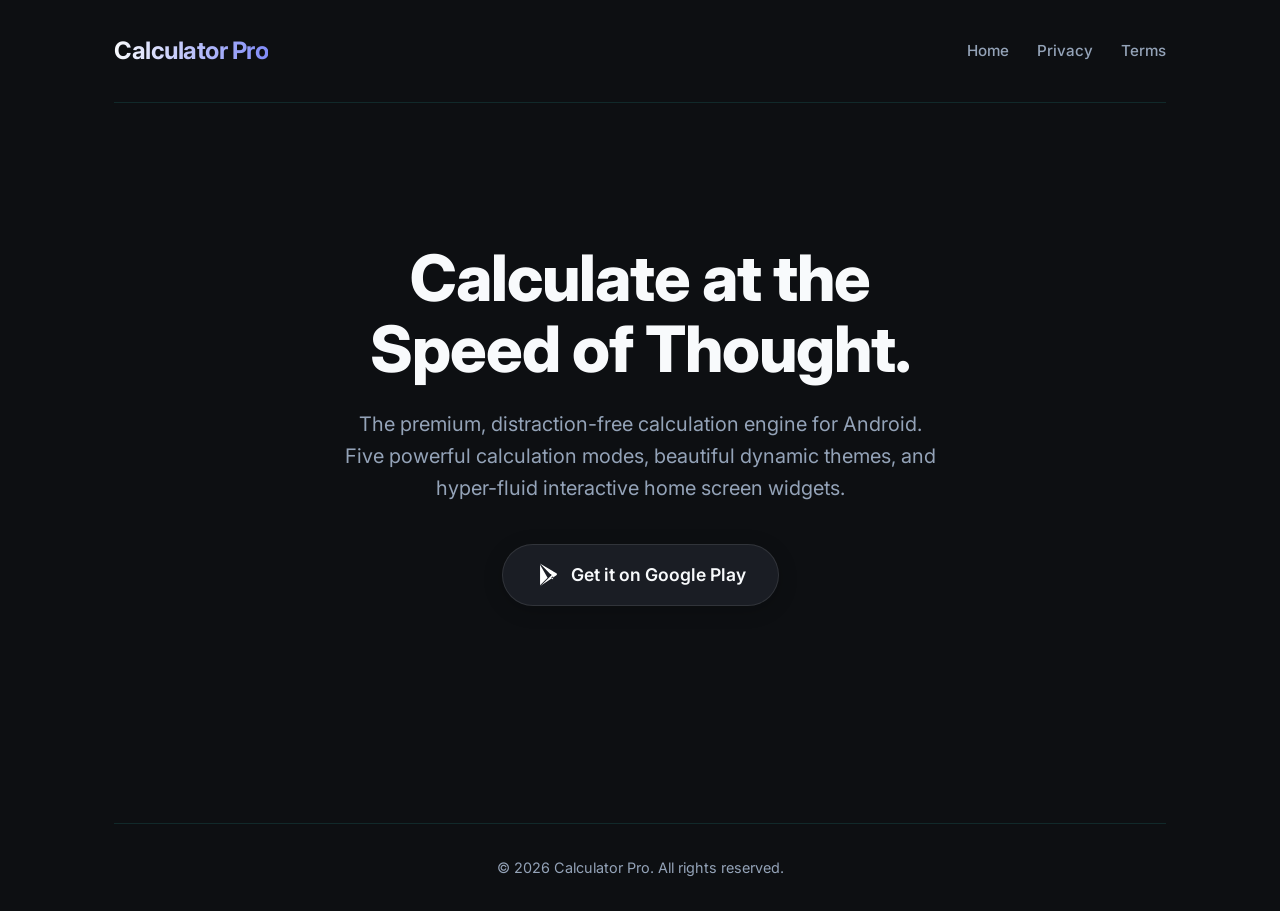
<file: info-website/index.html>
<!DOCTYPE html>
<html lang="en">
<head>
  <meta charset="UTF-8">
  <meta name="viewport" content="width=device-width, initial-scale=1.0">
  <title>Calculator Pro: Multi-Mode | Premium Android Calculator</title>
  <meta name="description" content="Calculator Pro is the ultimate premium, hyper-fluid, and distraction-free calculation engine for Android. Featuring 5 modes and home screen widgets.">
  <link href="https://fonts.googleapis.com/css2?family=Inter:wght@400;500;600;700;800&display=swap" rel="stylesheet">
  <link rel="stylesheet" href="style.css">
</head>
<body>
  <div class="container">
    <header>
      <div class="logo">Calculator Pro</div>
      <nav>
        <a href="index.html">Home</a>
        <a href="privacy.html">Privacy</a>
        <a href="terms.html">Terms</a>
      </nav>
    </header>

    <main>
      <section class="hero">
        <h1>Calculate at the <br>Speed of Thought.</h1>
        <p>The premium, distraction-free calculation engine for Android. Five powerful calculation modes, beautiful dynamic themes, and hyper-fluid interactive home screen widgets.</p>
        
        <a href="https://play.google.com/store/apps/details?id=com.calculatorpro.app" class="download-btn" target="_blank" rel="noopener">
          <svg viewBox="0 0 512 512" width="24" height="24" xmlns="http://www.w3.org/2000/svg"><path fill="#fff" d="M325.3 234.3L104.6 13l280.8 161.2-60.1 60.1zM108 35.6v440.8l160.6-160.6L108 35.6zM385.4 280.8L104.6 499l220.7-204.6 60.1 60.1zM356.5 256.5l-20.7-20.7-60.1-60.1-15.6-15.6L129 32l327.9 188.3c15.6 9 15.6 31.4 0 40.3L129 480l131.1-128.1 15.6-15.6 60.1-60.1 20.7-20.7z"/></svg>
          Get it on Google Play
        </a>
      </section>
    </main>

    <footer>
      <p>&copy; 2026 Calculator Pro. All rights reserved.</p>
    </footer>
  </div>
</body>
</html>
</file>
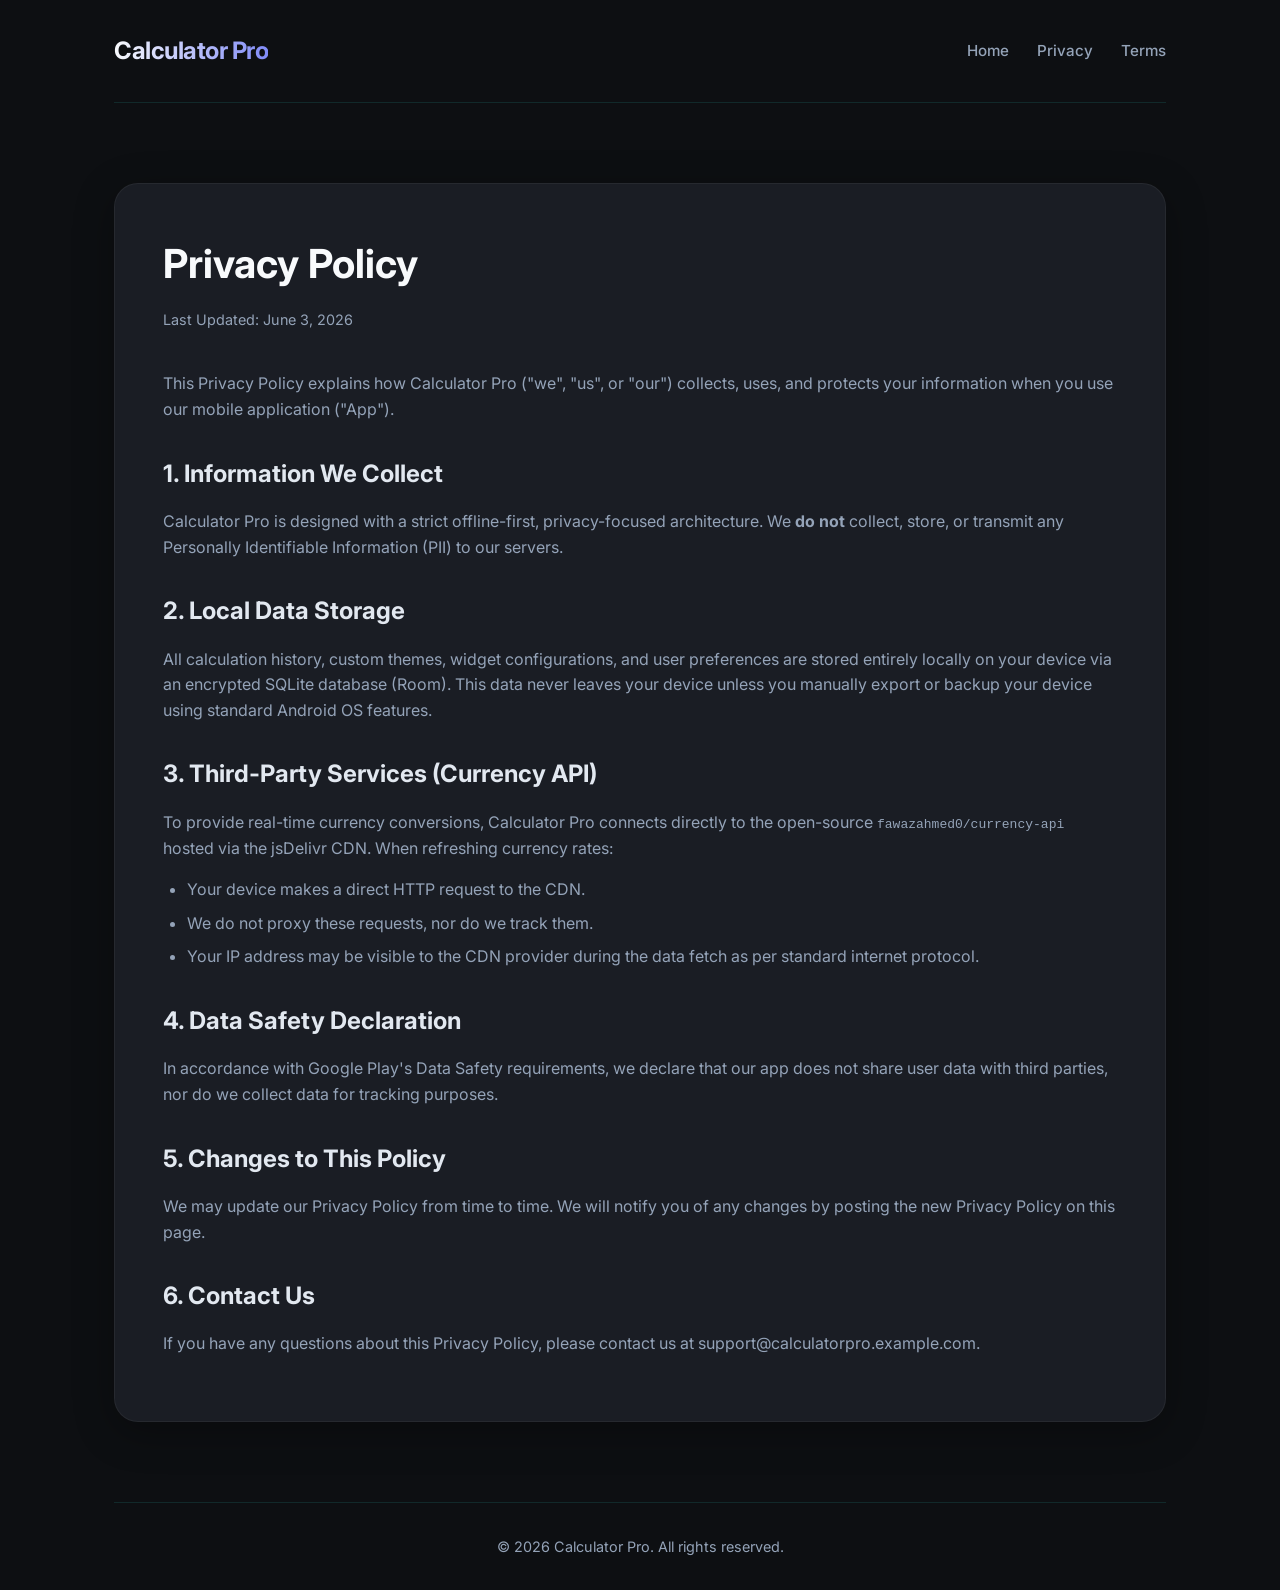
<file: info-website/privacy.html>
<!DOCTYPE html>
<html lang="en">
<head>
  <meta charset="UTF-8">
  <meta name="viewport" content="width=device-width, initial-scale=1.0">
  <title>Privacy Policy - Calculator Pro</title>
  <meta name="description" content="Privacy Policy for Calculator Pro Android application.">
  <link href="https://fonts.googleapis.com/css2?family=Inter:wght@400;500;600;700;800&display=swap" rel="stylesheet">
  <link rel="stylesheet" href="style.css">
</head>
<body>
  <div class="container">
    <header>
      <div class="logo">Calculator Pro</div>
      <nav>
        <a href="index.html">Home</a>
        <a href="privacy.html">Privacy</a>
        <a href="terms.html">Terms</a>
      </nav>
    </header>

    <main>
      <section class="legal-content">
        <h1>Privacy Policy</h1>
        <span class="last-updated">Last Updated: June 3, 2026</span>

        <p>This Privacy Policy explains how Calculator Pro ("we", "us", or "our") collects, uses, and protects your information when you use our mobile application ("App").</p>

        <h2>1. Information We Collect</h2>
        <p>Calculator Pro is designed with a strict offline-first, privacy-focused architecture. We <strong>do not</strong> collect, store, or transmit any Personally Identifiable Information (PII) to our servers.</p>
        
        <h2>2. Local Data Storage</h2>
        <p>All calculation history, custom themes, widget configurations, and user preferences are stored entirely locally on your device via an encrypted SQLite database (Room). This data never leaves your device unless you manually export or backup your device using standard Android OS features.</p>

        <h2>3. Third-Party Services (Currency API)</h2>
        <p>To provide real-time currency conversions, Calculator Pro connects directly to the open-source <code>fawazahmed0/currency-api</code> hosted via the jsDelivr CDN. When refreshing currency rates:</p>
        <ul>
          <li>Your device makes a direct HTTP request to the CDN.</li>
          <li>We do not proxy these requests, nor do we track them.</li>
          <li>Your IP address may be visible to the CDN provider during the data fetch as per standard internet protocol.</li>
        </ul>

        <h2>4. Data Safety Declaration</h2>
        <p>In accordance with Google Play's Data Safety requirements, we declare that our app does not share user data with third parties, nor do we collect data for tracking purposes.</p>

        <h2>5. Changes to This Policy</h2>
        <p>We may update our Privacy Policy from time to time. We will notify you of any changes by posting the new Privacy Policy on this page.</p>

        <h2>6. Contact Us</h2>
        <p>If you have any questions about this Privacy Policy, please contact us at support@calculatorpro.example.com.</p>
      </section>
    </main>

    <footer>
      <p>&copy; 2026 Calculator Pro. All rights reserved.</p>
    </footer>
  </div>
</body>
</html>
</file>
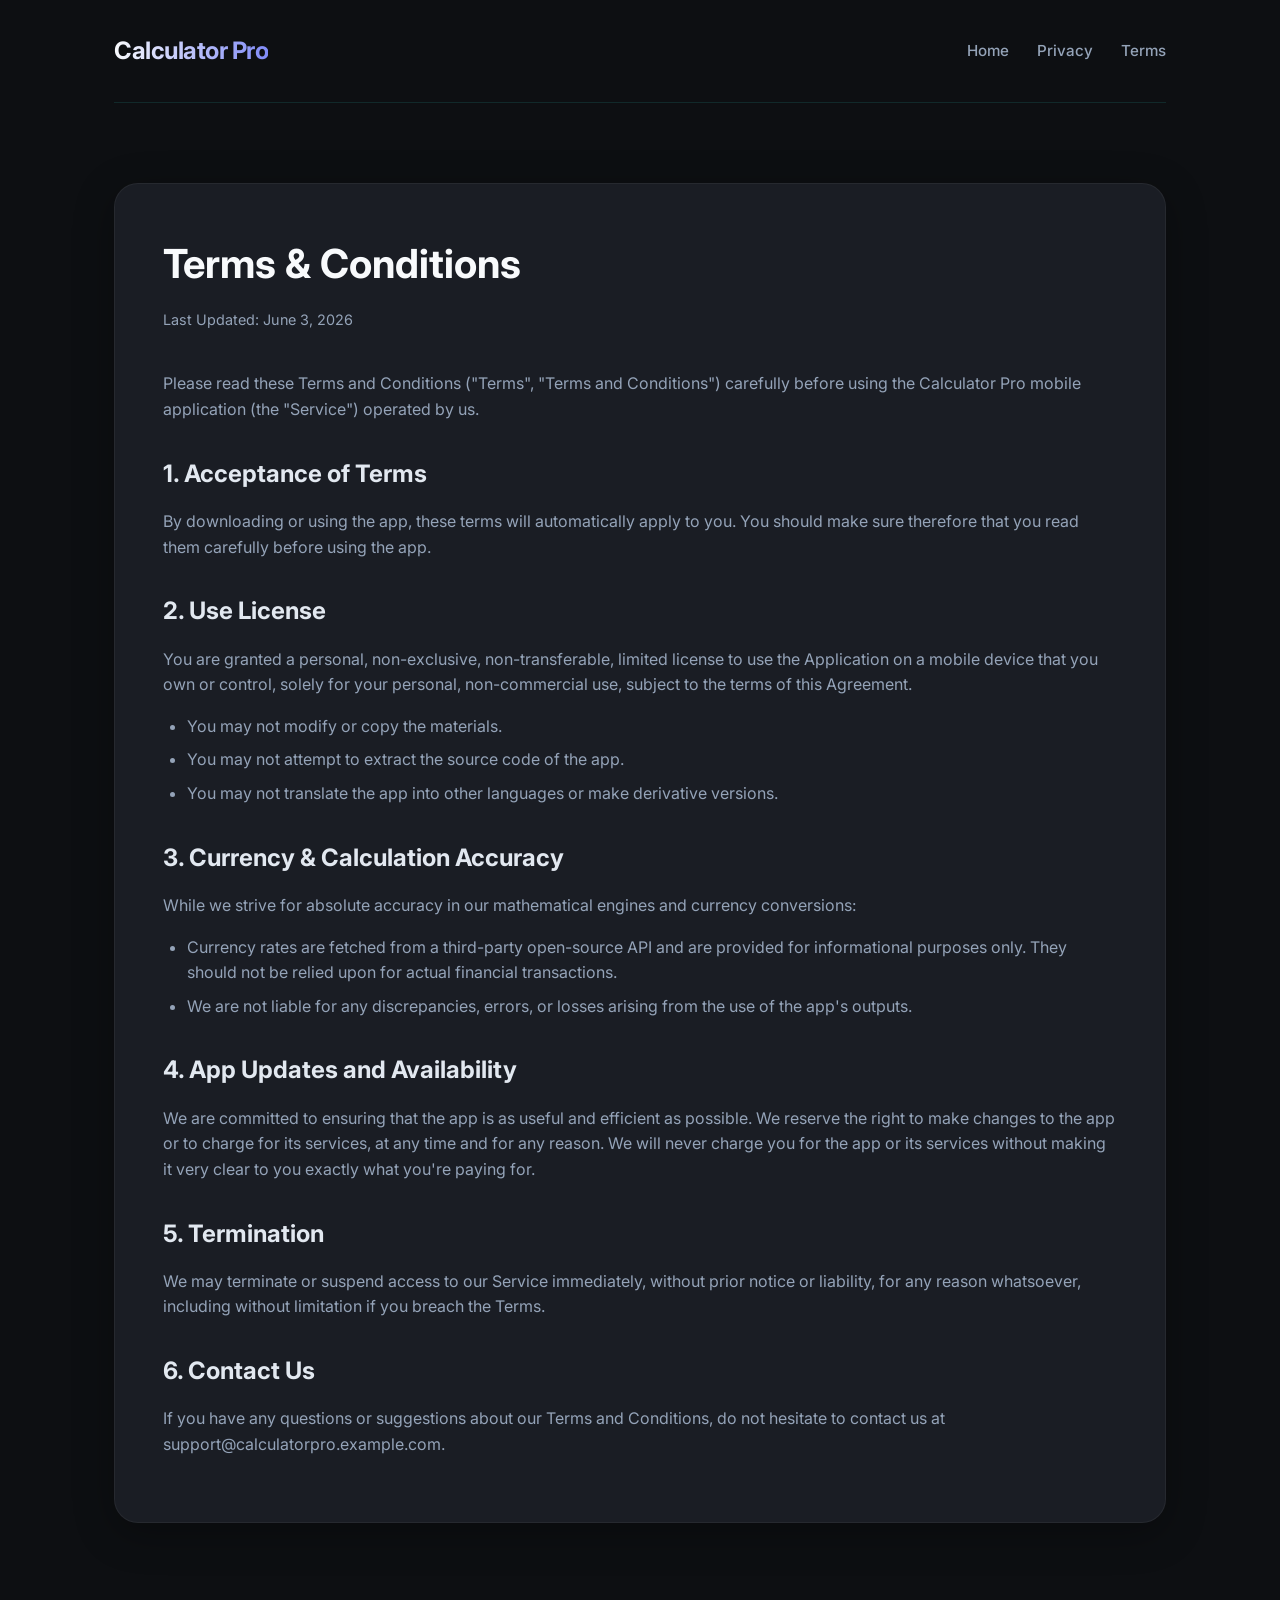
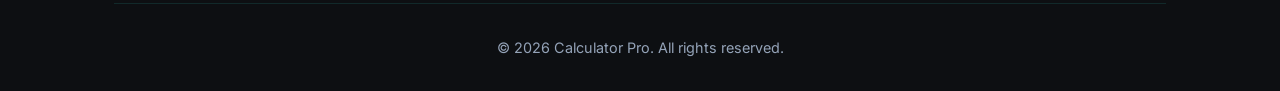
<file: info-website/terms.html>
<!DOCTYPE html>
<html lang="en">
<head>
  <meta charset="UTF-8">
  <meta name="viewport" content="width=device-width, initial-scale=1.0">
  <title>Terms & Conditions - Calculator Pro</title>
  <meta name="description" content="Terms & Conditions for Calculator Pro Android application.">
  <link href="https://fonts.googleapis.com/css2?family=Inter:wght@400;500;600;700;800&display=swap" rel="stylesheet">
  <link rel="stylesheet" href="style.css">
</head>
<body>
  <div class="container">
    <header>
      <div class="logo">Calculator Pro</div>
      <nav>
        <a href="index.html">Home</a>
        <a href="privacy.html">Privacy</a>
        <a href="terms.html">Terms</a>
      </nav>
    </header>

    <main>
      <section class="legal-content">
        <h1>Terms & Conditions</h1>
        <span class="last-updated">Last Updated: June 3, 2026</span>

        <p>Please read these Terms and Conditions ("Terms", "Terms and Conditions") carefully before using the Calculator Pro mobile application (the "Service") operated by us.</p>

        <h2>1. Acceptance of Terms</h2>
        <p>By downloading or using the app, these terms will automatically apply to you. You should make sure therefore that you read them carefully before using the app.</p>

        <h2>2. Use License</h2>
        <p>You are granted a personal, non-exclusive, non-transferable, limited license to use the Application on a mobile device that you own or control, solely for your personal, non-commercial use, subject to the terms of this Agreement.</p>
        <ul>
          <li>You may not modify or copy the materials.</li>
          <li>You may not attempt to extract the source code of the app.</li>
          <li>You may not translate the app into other languages or make derivative versions.</li>
        </ul>

        <h2>3. Currency & Calculation Accuracy</h2>
        <p>While we strive for absolute accuracy in our mathematical engines and currency conversions:</p>
        <ul>
          <li>Currency rates are fetched from a third-party open-source API and are provided for informational purposes only. They should not be relied upon for actual financial transactions.</li>
          <li>We are not liable for any discrepancies, errors, or losses arising from the use of the app's outputs.</li>
        </ul>

        <h2>4. App Updates and Availability</h2>
        <p>We are committed to ensuring that the app is as useful and efficient as possible. We reserve the right to make changes to the app or to charge for its services, at any time and for any reason. We will never charge you for the app or its services without making it very clear to you exactly what you're paying for.</p>

        <h2>5. Termination</h2>
        <p>We may terminate or suspend access to our Service immediately, without prior notice or liability, for any reason whatsoever, including without limitation if you breach the Terms.</p>

        <h2>6. Contact Us</h2>
        <p>If you have any questions or suggestions about our Terms and Conditions, do not hesitate to contact us at support@calculatorpro.example.com.</p>
      </section>
    </main>

    <footer>
      <p>&copy; 2026 Calculator Pro. All rights reserved.</p>
    </footer>
  </div>
</body>
</html>
</file>
<file: info-website/style.css>
:root {
  --bg-color: #0d0f12;
  --surface-color: #1a1d24;
  --primary-color: #6366f1; /* Neon indigo accent */
  --primary-hover: #4f46e5;
  --text-primary: #f8fafc;
  --text-secondary: #94a3b8;
  --border-color: #2dd4bf22;
  --font-family: 'Inter', system-ui, -apple-system, sans-serif;
  --transition-speed: 0.3s;
}

* {
  box-sizing: border-box;
  margin: 0;
  padding: 0;
}

body {
  background-color: var(--bg-color);
  color: var(--text-primary);
  font-family: var(--font-family);
  line-height: 1.6;
  -webkit-font-smoothing: antialiased;
}

a {
  color: var(--primary-color);
  text-decoration: none;
  transition: color var(--transition-speed) ease;
}

a:hover {
  color: var(--text-primary);
}

.container {
  max-width: 1100px;
  margin: 0 auto;
  padding: 0 24px;
}

header {
  display: flex;
  align-items: center;
  justify-content: space-between;
  padding: 32px 0;
  border-bottom: 1px solid var(--border-color);
}

.logo {
  font-size: 1.5rem;
  font-weight: 700;
  letter-spacing: -0.5px;
  background: linear-gradient(to right, #f8fafc, #818cf8);
  -webkit-background-clip: text;
  -webkit-text-fill-color: transparent;
}

nav a {
  margin-left: 24px;
  color: var(--text-secondary);
  font-weight: 500;
  font-size: 0.95rem;
}

nav a:hover {
  color: var(--primary-color);
}

main {
  padding: 80px 0;
  min-height: calc(100vh - 180px);
}

/* Hero Section */
.hero {
  text-align: center;
  padding: 60px 0;
  animation: fadeIn 0.8s ease-out;
}

.hero h1 {
  font-size: 4rem;
  font-weight: 800;
  margin-bottom: 24px;
  line-height: 1.1;
  letter-spacing: -1px;
}

.hero p {
  font-size: 1.25rem;
  color: var(--text-secondary);
  max-width: 600px;
  margin: 0 auto 40px auto;
}

/* Download Button Container */
.download-btn {
  display: inline-flex;
  align-items: center;
  justify-content: center;
  gap: 12px;
  background-color: var(--surface-color);
  color: var(--text-primary);
  padding: 16px 32px;
  border-radius: 50px;
  font-weight: 600;
  font-size: 1.1rem;
  border: 1px solid rgba(255, 255, 255, 0.1);
  transition: all var(--transition-speed) ease;
  box-shadow: 0 4px 20px rgba(0, 0, 0, 0.2);
}

.download-btn:hover {
  background-color: var(--primary-color);
  transform: translateY(-2px);
  box-shadow: 0 8px 30px rgba(99, 102, 241, 0.4);
  color: white;
}

.download-btn img {
  height: 28px;
}

/* Legal Pages */
.legal-content {
  background: var(--surface-color);
  padding: 48px;
  border-radius: 24px;
  box-shadow: 0 10px 40px rgba(0,0,0,0.3);
  border: 1px solid rgba(255,255,255,0.05);
  animation: slideUp 0.6s ease-out;
}

.legal-content h1 {
  font-size: 2.5rem;
  margin-bottom: 12px;
}

.legal-content .last-updated {
  color: var(--text-secondary);
  font-size: 0.9rem;
  margin-bottom: 40px;
  display: block;
}

.legal-content h2 {
  font-size: 1.5rem;
  margin-top: 32px;
  margin-bottom: 16px;
  color: #e2e8f0;
}

.legal-content p, .legal-content ul {
  color: var(--text-secondary);
  margin-bottom: 16px;
}

.legal-content ul {
  padding-left: 24px;
}

.legal-content li {
  margin-bottom: 8px;
}

footer {
  text-align: center;
  padding: 32px 0;
  color: var(--text-secondary);
  font-size: 0.9rem;
  border-top: 1px solid var(--border-color);
}

/* Animations */
@keyframes fadeIn {
  from { opacity: 0; }
  to { opacity: 1; }
}

@keyframes slideUp {
  from { opacity: 0; transform: translateY(20px); }
  to { opacity: 1; transform: translateY(0); }
}

@media (max-width: 768px) {
  .hero h1 { font-size: 2.5rem; }
  .legal-content { padding: 32px 24px; }
  header { flex-direction: column; gap: 16px; }
  nav a { margin: 0 12px; }
}
</file>
